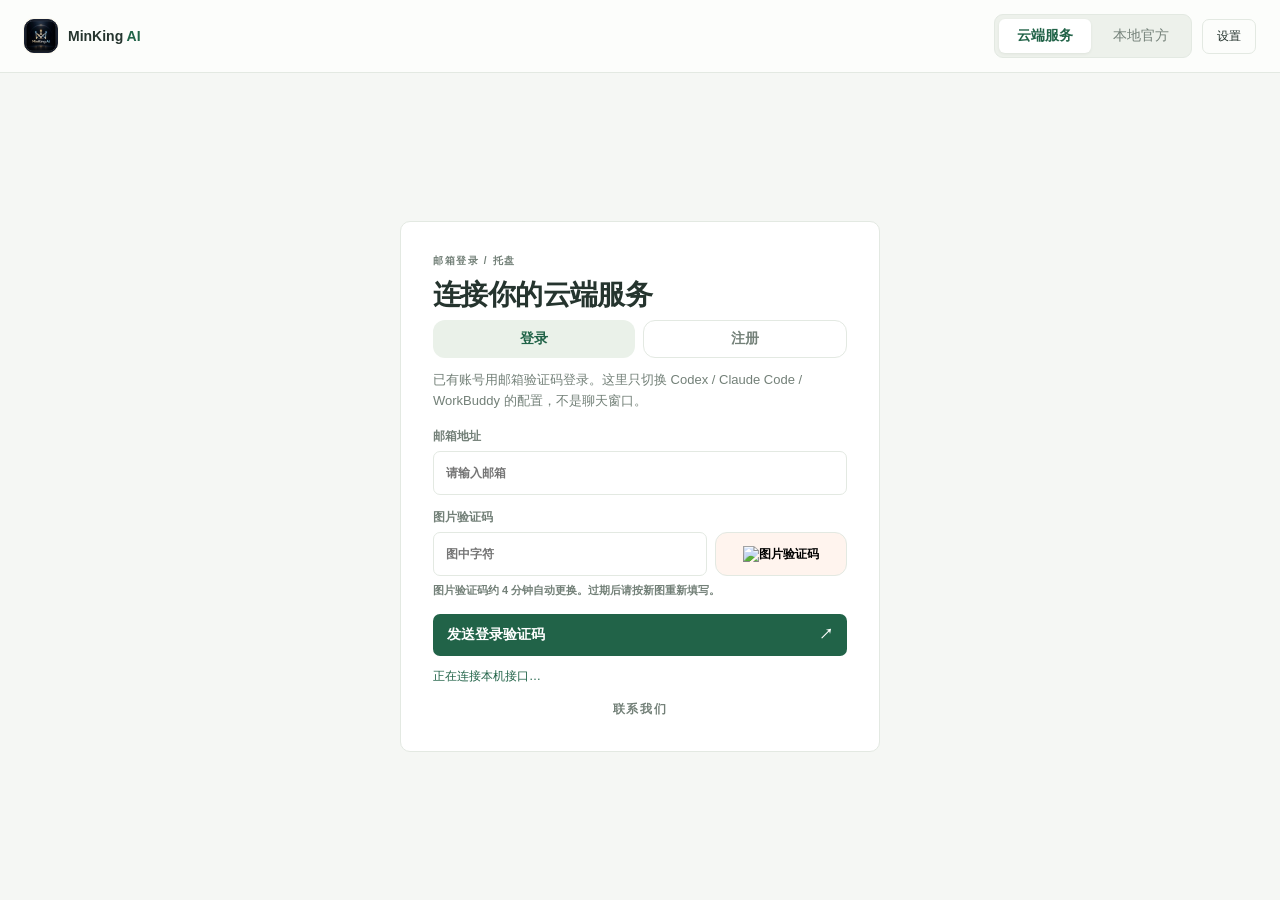
<file: clients/minking-desktop/minking_desktop/ui/index.html>
<!doctype html>
<html lang="zh-CN">
<head>
  <meta charset="utf-8">
  <meta name="viewport" content="width=device-width,initial-scale=1">
  <title>MinKing AI</title>
  <link rel="icon" href="favicon.ico">
  <link rel="stylesheet" href="app.css">
  <link rel="stylesheet" href="unified.css">
  <link rel="stylesheet" href="tool-cards.css">
</head>
<body>
  <div class="atmosphere" aria-hidden="true">
    <span class="orb orb-a"></span>
    <span class="orb orb-b"></span>
  </div>
  <header class="top">
    <div class="brand">
      <img class="brand-mark" src="brand-mark.png" alt="">
      <span>MinKing <em>AI</em></span>
    </div>
    <div class="top-actions">
      <div class="workspace-tabs" role="group" aria-label="模型来源">
        <button id="cloud-workspace" type="button" aria-pressed="true">云端服务</button>
        <button id="local-workspace" type="button" aria-pressed="false">本地官方</button>
      </div>
      <span id="header-user" class="header-user hidden"></span>
      <button id="settings-btn" class="ghost" type="button">设置</button>
    </div>
  </header>
  <iframe id="local-workspace-frame" title="本地官方模型与 HTTP 服务" hidden></iframe>

  <div id="login-shell">
    <section id="login-view" class="panel login-card">
      <p class="eyebrow">邮箱登录 / 托盘</p>
      <h1>连接你的云端服务</h1>
      <div class="auth-tabs" role="tablist">
        <button id="tab-login" type="button" class="auth-tab active">登录</button>
        <button id="tab-register" type="button" class="auth-tab">注册</button>
      </div>
      <p id="auth-sub" class="sub">已有账号用邮箱验证码登录。这里只切换 Codex / Claude Code / WorkBuddy 的配置，不是聊天窗口。</p>
      <form id="mail-form" class="form">
        <label id="name-field" class="hidden">你的姓名<input id="name" maxlength="100" autocomplete="name" placeholder="请输入姓名"></label>
        <label>邮箱地址<input id="email" type="email" maxlength="254" autocomplete="email" placeholder="请输入邮箱" required></label>
        <label>图片验证码
          <div class="captcha-row">
            <input id="captcha-answer" maxlength="8" autocomplete="off" placeholder="图中字符" required>
            <button id="captcha-refresh" type="button" class="captcha-image" aria-label="刷新验证码">
              <img id="captcha-image" alt="图片验证码">
            </button>
          </div>
          <span class="fineprint">图片验证码约 4 分钟自动更换。过期后请按新图重新填写。</span>
        </label>
        <button id="send-code-btn" type="submit" class="primary">发送登录验证码 <span>↗</span></button>
      </form>
      <form id="verify-form" class="form hidden">
        <p class="verify-note">验证码已发送至 <strong id="verify-email"></strong></p>
        <label>6 位邮箱验证码<input id="email-code" maxlength="6" inputmode="numeric" autocomplete="one-time-code" placeholder="六位数字" required></label>
        <button type="submit" class="primary">验证并进入 <span>↗</span></button>
        <button id="back-to-email" type="button" class="text-button">更换邮箱</button>
      </form>
      <p id="login-message" class="message" role="status"></p>
      <button id="login-contact" type="button" class="contact-link">联系我们</button>
    </section>
  </div>

  <div id="app-shell" class="hidden">
    <aside class="sidebar">
      <p class="sidebar-label">云端工作空间</p>
      <nav class="nav" aria-label="账户页面">
        <button type="button" class="nav-item active" data-pane="dashboard">工作台</button>
        <button type="button" class="nav-item" data-pane="calls">调用明细</button>
        <button type="button" class="nav-item" data-pane="models">模型目录</button>
        <button type="button" class="nav-item" data-pane="playground">调用测试</button>
        <button type="button" class="nav-item" data-pane="ledger">资金流水</button>
        <button type="button" class="nav-item" data-pane="redeem">卡密兑换</button>
        <button type="button" class="nav-item" data-pane="tools">接入工具</button>
        <button type="button" class="nav-item" data-pane="settings">设置</button>
      </nav>
      <div class="sidebar-foot">
        <p id="side-credit" class="side-credit">额度 —</p>
        <button id="sidebar-contact" type="button" class="contact-link">联系我们</button>
        <button id="logout" type="button" class="outline">退出登录</button>
      </div>
    </aside>
    <div class="workspace">
      <p id="main-message" class="message" role="status"></p>
      <section id="pane-models" class="pane hidden"><iframe class="cloud-model-frame" title="云端模型目录" data-view="models"></iframe></section>
      <section id="pane-playground" class="pane hidden"><iframe class="cloud-model-frame" title="云端调用测试" data-view="playground"></iframe></section>

      <section id="pane-dashboard" class="pane">
        <div class="cloud-intro"><div><p class="eyebrow">CLOUD WORKSPACE</p>
        <h1>你的模型服务，尽在这里。</h1>
        <p class="sub">从账户用量到工具接入，轻松管理每一次调用。</p></div>
        <button class="primary inline" type="button" data-jump="playground">开始调用</button></div>
        <div id="period-tabs" class="period-tabs hidden"></div>
        <dl class="stats">
          <div class="stat"><dt>额度（美元）</dt><dd id="dash-credit">—</dd></div>
          <div class="stat"><dt>调用次数</dt><dd id="dash-calls">—</dd></div>
          <div class="stat"><dt>成功率</dt><dd id="dash-success">—</dd></div>
          <div class="stat"><dt>失败率</dt><dd id="dash-fail">—</dd></div>
          <div class="stat"><dt>输入令牌</dt><dd id="dash-in">—</dd></div>
          <div class="stat"><dt>输出令牌</dt><dd id="dash-out">—</dd></div>
          <div class="stat"><dt>缓存令牌</dt><dd id="dash-cached">—</dd></div>
        </dl>
        <p id="dash-note" class="banner hidden"></p>
        <div class="cloud-section-heading"><div><p class="eyebrow">GET STARTED</p><h2>接下来，想做些什么？</h2></div><span class="muted">同一个账号，连接你的工作流</span></div>
        <div class="cloud-shortcuts">
          <button type="button" data-jump="models"><span class="shortcut-number">01 / EXPLORE</span><strong>找到合适的模型</strong><span>浏览云端模型目录，选好模型直接试用。</span><span class="shortcut-action">浏览模型</span></button>
          <button type="button" data-jump="tools"><span class="shortcut-number">02 / CONNECT</span><strong>接入常用工具</strong><span>将 Codex、Grok 等工具连接到云端服务。</span><span class="shortcut-action">配置接入</span></button>
          <button type="button" data-jump="calls"><span class="shortcut-number">03 / REVIEW</span><strong>了解每一次调用</strong><span>查看模型、状态与令牌用量，掌握使用情况。</span><span class="shortcut-action">查看明细</span></button>
        </div>
      </section>

      <section id="pane-calls" class="pane hidden">
        <p class="eyebrow">REQUEST HISTORY</p>
        <h1>调用明细</h1>
        <p class="sub">只显示你的密钥产生的调用，不含请求内容。</p>
        <p id="calls-note" class="banner hidden"></p>
        <div class="table-wrap">
          <table class="data-table">
            <thead>
              <tr>
                <th>时间</th>
                <th>模型</th>
                <th>状态</th>
                <th>令牌用量（输入 / 输出 / 缓存）</th>
                <th>合计</th>
                <th>费用（美元）</th>
              </tr>
            </thead>
            <tbody id="calls-body"></tbody>
          </table>
        </div>
        <div class="pager">
          <button id="calls-prev" type="button" class="mini">上一页</button>
          <span id="calls-page">第 1 页</span>
          <button id="calls-next" type="button" class="mini">下一页</button>
        </div>
      </section>

      <section id="pane-ledger" class="pane hidden">
        <p class="eyebrow">ACCOUNT LEDGER</p>
        <h1>资金流水</h1>
        <p class="sub">额度变动记录。不含密钥或卡密原文。</p>
        <p id="ledger-note" class="banner hidden"></p>
        <div class="table-wrap">
          <table class="data-table">
            <thead>
              <tr>
                <th>时间</th>
                <th>类型</th>
                <th>金额</th>
                <th>余额</th>
                <th>备注</th>
              </tr>
            </thead>
            <tbody id="ledger-body"></tbody>
          </table>
        </div>
        <div class="pager">
          <button id="ledger-prev" type="button" class="mini">上一页</button>
          <span id="ledger-page">第 1 页</span>
          <button id="ledger-next" type="button" class="mini">下一页</button>
        </div>
      </section>

      <section id="pane-redeem" class="pane hidden">
        <p class="eyebrow">ADD CREDIT</p>
        <h1>卡密兑换</h1>
        <p class="sub">为下一次灵感准备好额度。兑换成功后，余额会自动更新。</p>
        <div class="cloud-form-panel">
        <p id="wallet-credit" class="side-credit">当前额度 —</p>
        <form id="redeem-form" class="form redeem-form">
          <label>卡密<input id="redeem-code" maxlength="128" autocomplete="off" spellcheck="false" placeholder="输入卡密"></label>
          <button type="submit" class="primary">兑换 <span>✓</span></button>
        </form>
        <p id="redeem-note" class="banner hidden"></p>
        </div>
      </section>

      <section id="pane-tools" class="pane hidden">
        <p class="eyebrow">CONNECTED TOOLS</p>
        <h1>接入工具</h1>
        <p class="sub">把本机 Codex / Grok / Claude Code / WorkBuddy 在 MinKing 云和官方登录之间切换。写入前会备份并请你确认。</p>
        <div id="harness-list" class="harness-list"></div>
      </section>

      <section id="pane-settings" class="pane hidden">
        <p class="eyebrow">PREFERENCES</p>
        <h1>设置</h1>
        <p class="sub">管理云端连接地址与客户端偏好。</p>
        <div class="cloud-form-panel">
        <label>接口地址<input id="settings-url" spellcheck="false" placeholder="https://ceshi.007ka.cn/maliang/v1"></label>
        <div class="row-actions">
          <button id="save-console-settings" type="button" class="primary inline">保存 <span>✓</span></button>
        </div>
        <p id="settings-version" class="fineprint"></p>
        <p class="fineprint">从网页点「在客户端中打开」会回到本窗口。首次启动会在当前用户下注册该协议。</p>
        </div>
      </section>
    </div>
  </div>

  <div id="settings-dialog" class="dialog hidden" role="dialog" aria-modal="true">
    <div class="dialog-card">
      <p class="eyebrow">设置</p>
      <h2>接口地址</h2>
      <p class="sub">默认指向现网门户。只有你明确改过才需要覆盖。</p>
      <label>接口地址<input id="base-url" spellcheck="false" placeholder="https://ceshi.007ka.cn/maliang/v1"></label>
      <div class="row-actions">
        <button id="save-settings" type="button" class="primary inline">保存 <span>✓</span></button>
        <button id="close-settings" type="button" class="outline">取消</button>
      </div>
      <p class="fineprint">从网页点「在客户端中打开」会回到本窗口。首次启动会在当前用户下注册该协议。</p>
    </div>
  </div>

  <div id="contact-dialog" class="dialog hidden" role="dialog" aria-modal="true" aria-labelledby="contact-title">
    <div class="dialog-card contact-card">
      <button id="contact-close" type="button" class="contact-x" aria-label="关闭">×</button>
      <p class="eyebrow">微信</p>
      <h2 id="contact-title">联系我们</h2>
      <img class="contact-qr" src="wechat-qr.png" alt="微信二维码">
      <p class="contact-note">扫码添加</p>
    </div>
  </div>

  <div id="confirm-dialog" class="dialog hidden" role="dialog" aria-modal="true">
    <div class="dialog-card dialog-wide">
      <p class="eyebrow">确认</p>
      <h2 id="confirm-title">写入本地配置</h2>
      <p class="sub" id="confirm-sub">以下文件将被修改。请先确认备份。</p>
      <p class="fineprint" id="confirm-connection"></p>
      <div class="dialog-scroll">
      <ul id="confirm-files" class="file-list"></ul>
      <div id="confirm-versions-wrap" class="hidden">
        <label>选择要恢复的版本
          <select id="confirm-versions"></select>
        </label>
      </div>
      <div id="confirm-auth-compare" class="hidden">
        <div class="auth-compare">
          <article id="auth-current" class="auth-card"></article>
          <div class="auth-arrow" aria-hidden="true">→</div>
          <article id="auth-selected" class="auth-card"></article>
        </div>
        <p id="auth-verdict" class="auth-verdict"></p>
        <button id="auth-diff-toggle" type="button" class="mini">查看字段差异</button>
        <div id="auth-diff" class="auth-diff hidden"></div>
      </div>
      <div id="confirm-models-wrap" class="hidden">
        <p class="sub" id="confirm-models-label">选择要写入的模型，默认全部勾选。不需要的可以取消。</p>
        <div id="confirm-models" class="model-list"></div>
      </div>
      </div>
      <p id="confirm-backup-path" class="fineprint"></p>
      <div id="confirm-backup-actions" class="row-actions">
        <button id="confirm-open-backup" type="button" class="mini">打开备份目录</button>
        <button id="confirm-export-backup" type="button" class="mini">导出备份到文件夹</button>
      </div>
      <label class="check"><input id="confirm-check" type="checkbox"><span id="confirm-check-label">我已备份，确认写入 MinKing</span></label>
      <p id="confirm-message" class="message" role="status"></p>
      <div class="row-actions">
        <button id="confirm-go" type="button" class="primary inline" disabled>确认写入</button>
        <button id="confirm-cancel" type="button" class="outline">取消</button>
      </div>
    </div>
  </div>

  <div id="guide-root" class="guide hidden" role="dialog" aria-modal="true" aria-labelledby="guide-title">
    <div class="guide-hole" id="guide-hole"></div>
    <div class="guide-finger" id="guide-finger" aria-hidden="true">
      <svg viewBox="0 0 64 64" width="56" height="56">
        <path fill="#fff" stroke="#3a2a32" stroke-width="2.2" d="M28 6c2.4 0 4 1.8 4 4.2V26l.4-.2c.8-1.6 2.6-2.2 4.2-1.4 1.4.7 2 2.2 1.8 3.7V28c.8-1.2 2.4-1.8 3.8-1.2 1.5.6 2.2 2.2 1.8 3.8v.6c.8-1 2.4-1.4 3.8-.8 1.4.6 2.2 2.2 1.8 3.7l-3.6 14.2C44.4 54 39.6 58 34 58h-6.2C20 58 14 52.4 14 45.2V32.8c0-2.4 1.8-4.4 4.2-4.4 1.4 0 2.6.6 3.4 1.6V10.2C21.6 7.8 23.4 6 26 6h2z"/>
        <path fill="#ffd6e4" d="M26 8c.8-.4 1.6-.4 2.2 0 .8.4 1.2 1.2 1.2 2.2v16.2h-3.4V10.2c0-1 .4-1.8 1.2-2.2z"/>
      </svg>
    </div>
    <div class="guide-card" id="guide-card">
      <p class="eyebrow" id="guide-step">指引</p>
      <h2 id="guide-title">第一次使用</h2>
      <p class="sub" id="guide-text"></p>
      <div class="row-actions">
        <button id="guide-next" type="button" class="primary inline">下一步 <span>↗</span></button>
        <button id="guide-skip" type="button" class="outline">跳过</button>
      </div>
    </div>
  </div>

  <script src="model-selection.js"></script>
  <script src="app.js"></script>
</body>
</html>
</file>
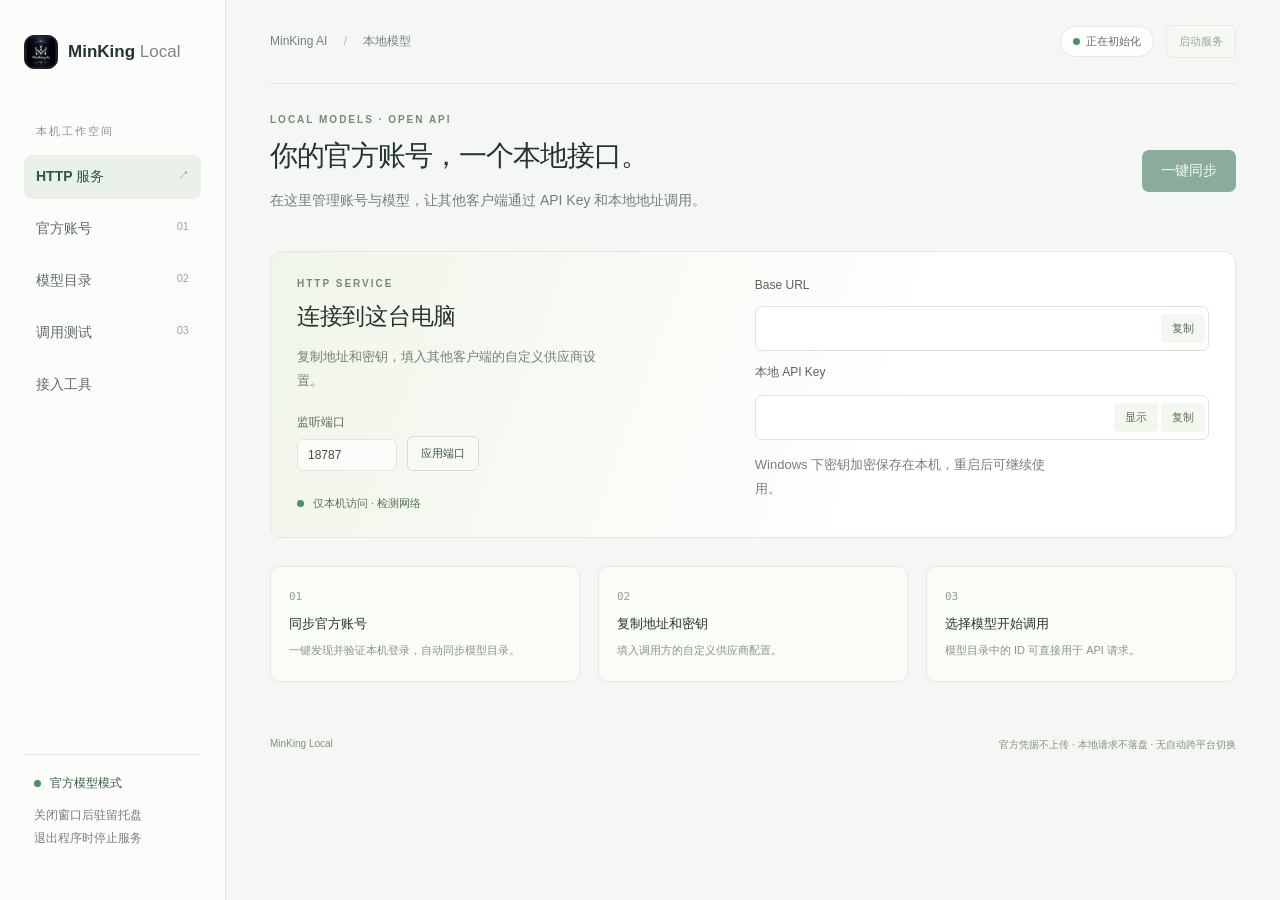
<file: clients/minking-desktop/minking_desktop/ui/local/index.html>
<!doctype html>
<html lang="zh-CN">
<head>
  <meta charset="utf-8"><meta name="viewport" content="width=device-width,initial-scale=1">
  <title>MinKing AI · 本地模型</title>
  <link rel="stylesheet" href="../tool-cards.css">
  <link rel="stylesheet" href="style.css"><link rel="stylesheet" href="desktop.css"><script src="../model-selection.js" defer></script><script src="app.js" defer></script><script src="model-picker.js" defer></script>
</head>
<body>
  <aside class="sidebar">
    <div class="brand"><img class="brand-mark" src="../brand-mark.png" alt=""><span>MinKing <b>Local</b></span></div>
    <p class="nav-label">本机工作空间</p>
    <nav aria-label="窗口导航"><a href="#connection" data-view="connection" class="active">HTTP 服务 <span>↗</span></a><a href="#accounts" data-view="accounts">官方账号 <span>01</span></a><a href="#models" data-view="models">模型目录 <span>02</span></a><a href="#playground" data-view="playground">调用测试 <span>03</span></a></nav>
    <div class="sidebar-note"><span class="dot"></span> 官方模型模式<p>关闭窗口后驻留托盘<br>退出程序时停止服务</p><small id="app-version"></small></div>
  </aside>
  <main>
    <header><div class="breadcrumb">MinKing AI <span>/</span> 本地模型</div><div class="service-actions"><span class="pill"><span id="service-dot" class="dot"></span><span id="service-status">正在初始化</span></span><button id="service-control" class="secondary" disabled>启动服务</button></div></header>
    <section class="intro"><div><p class="eyebrow">LOCAL MODELS · OPEN API</p><h1>你的官方账号，一个本地接口。</h1><p class="muted">在这里管理账号与模型，让其他客户端通过 API Key 和本地地址调用。</p></div><button id="scan" class="primary" disabled>一键同步</button></section>
    <div id="notice" role="status" aria-live="polite"></div>
    <section id="connection" class="connect panel">
      <div><p class="eyebrow">HTTP SERVICE</p><h2>连接到这台电脑</h2><p class="muted">复制地址和密钥，填入其他客户端的自定义供应商设置。</p><form id="port-form" class="port-form"><label>监听端口<input id="port" type="number" min="1024" max="65535" value="18787" required></label><button class="secondary" type="submit">应用端口</button></form><div class="mode"><span class="dot"></span> 仅本机访问 · <span id="network-mode">检测网络</span></div></div>
      <div class="connection-fields"><label>Base URL<div class="copy-field"><input id="base-url" readonly aria-label="Base URL"><button id="copy-url">复制</button></div></label><label>本地 API Key<div class="copy-field"><input id="api-key" type="password" readonly aria-label="本地 API Key"><button id="show-key">显示</button><button id="copy-key">复制</button></div></label><p class="small muted">Windows 下密钥加密保存在本机，重启后可继续使用。</p></div>
    </section>
    <section id="connection-help" class="setup-steps"><div><span>01</span><h3>同步官方账号</h3><p>一键发现并验证本机登录，自动同步模型目录。</p></div><div><span>02</span><h3>复制地址和密钥</h3><p>填入调用方的自定义供应商配置。</p></div><div><span>03</span><h3>选择模型开始调用</h3><p>模型目录中的 ID 可直接用于 API 请求。</p></div></section>
    <section id="accounts" hidden><div class="section-head"><div><p class="eyebrow">OFFICIAL ACCOUNTS</p><h2>本机官方账号</h2></div><span id="account-count" class="muted small">等待同步</span></div><div id="account-grid" class="account-grid"></div><p class="small muted">一键同步会读取并验证本机官方登录、更新模型目录，不修改登录文件，也不发送生成请求。</p></section>
    <section id="models" class="panel" hidden><div class="section-head"><div><p class="eyebrow">MODEL DIRECTORY</p><h2>官方模型目录</h2></div><label class="search"><span class="sr-only">筛选模型</span><input id="search" placeholder="搜索模型或平台…"></label></div><div id="model-grid" class="model-grid"></div><div id="model-empty" class="empty">当前分类暂无模型。点击「一键同步」发现并验证账号。<br><span>尚未验证的配置和适配器候选会明确标注。</span></div></section>
    <div id="call-view" class="lower-grid" hidden>
      <section id="playground" class="panel"><p class="eyebrow">TRY YOUR MODELS</p><h2>调用测试</h2><form id="test-form"><div class="call-tabs" role="group" aria-label="调用类型"><button class="active" type="button" data-mode="text">文本对话</button><button type="button" data-mode="image">图片生成</button><button type="button" data-mode="video">视频生成</button></div><label>选择官方模型<input id="test-model" list="model-options" placeholder="从模型目录选择，或输入官方模型 ID" required><datalist id="model-options"></datalist></label><label id="prompt-label">消息内容<textarea id="prompt" rows="4" placeholder="例如：用一句话介绍你自己。" required></textarea></label><details class="advanced"><summary>高级接口选项</summary><label>请求协议<select id="endpoint"><option value="responses">Responses（推荐）</option><option value="chat/completions">Chat Completions</option><option value="messages">Anthropic Messages</option><option value="images/generations">Images</option><option value="videos">Videos</option></select></label></details><div class="form-footer"><span class="small muted">使用官方账号额度 · 内容不保存</span><button id="send" class="primary" type="submit" disabled>发送请求 ↗</button></div></form><div class="result-head"><span id="result-meta">等待调用</span><button id="copy-result" class="probe" disabled>复制结果</button></div><div id="result" class="result" aria-live="polite">选择一个官方模型，发送第一条消息。</div><details class="advanced"><summary>查看原始 JSON</summary><pre id="raw-result" class="result"></pre></details></section>
      <section class="panel"><p class="eyebrow">CLIENT SETUP</p><h2>接入其他 Codex</h2><p class="muted small">将下面的供应商配置合并到调用方的 config.toml，环境变量 MINKING_LOCAL_API_KEY 填入上方密钥。</p><pre id="snippet" class="snippet"></pre><button id="copy-config" class="secondary">复制 Codex 配置</button><hr><form id="settings-form"><label>默认模型<input id="default-model" list="model-options" placeholder="可选；未传 model 时使用"></label><div class="form-footer"><span class="small muted">卡片开关决定哪些平台可供调用。</span><button type="submit" class="secondary">保存本地配置</button></div></form><p class="small muted">图片与视频支持取决于官方账号及接口；未接入的能力会明确返回错误。视频创建后使用 GET /v1/videos/任务ID 查询。</p></section>
    </div>
    <footer>MinKing Local <span>官方凭据不上传 · 本地请求不落盘 · 无自动跨平台切换</span></footer>
  </main>
</body>
</html>
</file>
<file: clients/minking-desktop/minking_desktop/ui/app.css>
:root{
  color-scheme:light;
  --bg:#f6f1ea;
  --bg-2:#fff8f4;
  --panel:#fffdfb;
  --line:#edd8d0;
  --text:#3a2a32;
  --muted:#8a6f78;
  --accent:#6b8cff;
  --accent-2:#ff8fb3;
  --accent-soft:#e8eeff;
  --danger:#e25b73;
  --ok:#2f9d6a;
  --glow:#6b8cff33;
  --input:#fff;
  --sidebar:#fff7f2;
  font-family:"Noto Sans SC","PingFang SC","Microsoft YaHei",ui-sans-serif,system-ui,sans-serif;
}
*{box-sizing:border-box}
html,body{margin:0;height:100%;color:var(--text);background:linear-gradient(180deg,var(--bg-2),var(--bg))}
body{display:flex;flex-direction:column;overflow:hidden}
button,input{font:inherit}
button{cursor:pointer}
button:disabled{opacity:.55;cursor:not-allowed}
.hidden{display:none!important}
.auth-tabs{display:flex;gap:8px;margin:0 0 12px}
.auth-tab{
  flex:1;min-height:38px;border-radius:12px;border:1px solid var(--line);
  background:transparent;color:var(--muted);font-weight:700
}
.auth-tab.active{background:var(--accent-soft);color:var(--accent);border:0}
.atmosphere{position:fixed;inset:0;z-index:0;pointer-events:none}
.orb{position:absolute;border-radius:50%;filter:blur(36px);opacity:.7}
.orb-a{width:14rem;height:14rem;left:-3rem;top:-4rem;background:#ffb7c9aa}
.orb-b{width:16rem;height:16rem;right:-5rem;top:20%;background:#9ec5ff99}
.top,#login-shell,#app-shell,.dialog{position:relative;z-index:1}
.top{
  display:flex;align-items:center;justify-content:space-between;flex:none;
  padding:14px 20px;border-bottom:1px solid var(--line);background:color-mix(in srgb,var(--panel) 86%,transparent);
}
.top-actions{display:flex;align-items:center;gap:10px}
.header-user{font-size:12px;color:var(--muted);font-weight:700}
.brand{display:flex;align-items:center;gap:10px;font-weight:800;letter-spacing:.04em}
.brand em{font-style:normal;color:var(--accent)}
.brand-mark{width:34px;height:34px;border-radius:10px;object-fit:cover;background:#05070d;border:1px solid #1a2233;box-shadow:0 0 0 1px #f4e2b433}
.sidebar-foot .contact-link{width:100%;min-height:40px;border:1px solid var(--line);border-radius:12px;background:#fff;text-align:center;letter-spacing:.08em}
.login-card .contact-link{display:block;width:100%;margin-top:14px;text-align:center;border:0;background:transparent;color:var(--muted);font-size:12px;font-weight:700;letter-spacing:.14em}
.contact-link:hover{color:var(--text)}
.contact-card{position:relative;width:min(100%,300px);padding:28px 24px 20px;text-align:center}
.contact-card h2{margin-bottom:12px}
.contact-x{position:absolute;top:8px;right:8px;width:32px;height:32px;border:0;border-radius:50%;background:transparent;color:var(--muted);font-size:20px;line-height:1}
.contact-x:hover{background:var(--accent-soft);color:var(--text)}
.contact-qr{display:block;width:220px;height:220px;margin:0 auto;object-fit:contain;background:#fff}
.contact-note{margin:12px 0 0;color:var(--muted);font-size:12px;letter-spacing:.08em}
#login-shell{flex:1;overflow:auto;display:grid;place-items:center;padding:28px 20px}
.login-card{width:min(420px,100%)}
#app-shell{flex:1;min-height:0;display:flex;overflow:hidden}
.sidebar{
  width:200px;flex:none;display:flex;flex-direction:column;gap:10px;
  padding:16px 12px;border-right:1px solid var(--line);background:color-mix(in srgb,var(--sidebar) 92%,transparent);
}
.sidebar-label{margin:0 8px 4px;font-size:10px;font-weight:800;letter-spacing:.16em;color:var(--accent)}
.nav{display:grid;gap:4px}
.nav-item{
  width:100%;text-align:left;border:0;background:transparent;color:var(--text);
  padding:10px 12px;border-radius:12px;font-weight:700
}
.nav-item:hover{background:#fff}
.nav-item.active{background:var(--accent-soft);color:var(--accent)}
.sidebar-foot{margin-top:auto;display:grid;gap:10px;padding:8px 4px 4px}
.side-credit{margin:0;font-size:12px;color:var(--muted);font-weight:700}
.workspace{flex:1;min-width:0;overflow:auto;padding:20px 24px 32px}
.pane,.panel,.user-card,.harness,.stat{
  border:1px solid var(--line);background:color-mix(in srgb,var(--panel) 92%,transparent);
  border-radius:18px;padding:18px 18px 16px;box-shadow:0 16px 40px var(--glow)
}
.pane{padding:22px 22px 20px}
.eyebrow{color:var(--accent);font-size:10px;font-weight:700;letter-spacing:.16em;margin:0}
h1{font-size:26px;letter-spacing:-.05em;margin:8px 0 6px}
h2{font-size:18px;margin:8px 0}
.sub,.fineprint,.muted,dt{color:var(--muted)}
.sub{font-size:13px;line-height:1.6;margin:0 0 16px}
.form{display:grid;gap:14px}
.redeem-form{max-width:420px}
label{display:grid;gap:6px;font-size:12px;color:var(--muted);font-weight:700}
input{
  width:100%;height:44px;padding:0 12px;border-radius:12px;border:1px solid var(--line);
  background:var(--input);color:var(--text);outline:0
}
input:focus{border-color:var(--accent);box-shadow:0 0 0 3px var(--accent-soft)}
.captcha-row{display:flex;gap:8px}
.captcha-image{width:132px;flex:none;height:44px;padding:0;border-radius:12px;border:1px solid var(--line);background:#fff4ee;overflow:hidden}
.captcha-image img{width:100%;height:100%;object-fit:cover}
.primary,.outline,.ghost,.mini{
  border-radius:12px;border:1px solid var(--line);min-height:42px;padding:8px 14px;font-weight:700
}
.primary{
  width:100%;border:0;background:linear-gradient(135deg,var(--accent),var(--accent-2));
  color:#fff;display:flex;justify-content:space-between;align-items:center
}
.primary.inline,.row-actions .primary{width:auto;min-width:140px}
.outline,.ghost{background:transparent;color:var(--text)}
.ghost{min-height:34px;border-radius:99px;font-size:12px}
.mini{min-height:36px;font-size:12px;background:var(--panel)}
.mini.cloud{background:linear-gradient(135deg,var(--accent),var(--accent-2));color:#fff;border:0}
.mini.official{color:var(--text)}
.text-button{border:0;background:transparent;color:var(--accent);text-align:left;padding:4px 0}
.message{min-height:18px;font-size:12px;color:var(--accent)}
.message.error,.banner.error{color:var(--danger)}
.banner{
  margin:0 0 12px;padding:10px 12px;border-radius:12px;border:1px solid var(--line);
  background:#fff4ee;font-size:13px;line-height:1.5
}
.stats{display:grid;grid-template-columns:repeat(4,minmax(0,1fr));gap:12px;margin:4px 0 16px}
.stat{margin:0;box-shadow:none}
.stat dt{font-size:11px}
.stat dd{margin:6px 0 0;font-size:22px;font-weight:800;word-break:break-all}
.period-tabs{display:flex;gap:8px;margin:0 0 14px}
.period-tab{
  min-height:34px;border-radius:99px;border:1px solid var(--line);background:transparent;
  color:var(--muted);font-weight:700;padding:6px 14px
}
.period-tab.active{background:var(--accent-soft);color:var(--accent);border:0}
.table-wrap{overflow:auto;border:1px solid var(--line);border-radius:14px;background:#fff}
.data-table{width:100%;border-collapse:collapse;min-width:640px}
.data-table th,.data-table td{padding:10px 12px;text-align:left;border-bottom:1px solid var(--line);font-size:13px}
.data-table th{font-size:11px;color:var(--muted);font-weight:800;background:#fff8f4}
.data-table tr:last-child td{border-bottom:0}
.empty{padding:18px;color:var(--muted);font-size:13px}
.pager{display:flex;gap:8px;align-items:center;margin-top:12px;font-size:12px;color:var(--muted)}
.meta{display:grid;grid-template-columns:1fr 1fr;gap:10px 14px;margin:14px 0}
.meta .wide{grid-column:1/-1}
dd{margin:3px 0 0;font-weight:700;word-break:break-all}
.row-actions{display:flex;gap:8px;flex-wrap:wrap;margin-top:10px}
.harness-list{display:grid;grid-template-columns:repeat(auto-fill,minmax(280px,1fr));gap:12px;margin-top:14px}
.harness h3{margin:0;font-size:16px}
.harness-head{display:flex;justify-content:space-between;align-items:center;gap:8px}
.pill{font-size:11px;font-weight:800;border-radius:99px;padding:4px 10px;border:1px solid var(--line)}
.pill.cloud{background:var(--accent-soft);color:var(--accent)}
.pill.official{background:#e8f6ee;color:var(--ok)}
.pill.unknown{color:var(--muted)}
.harness p{margin:8px 0 10px;font-size:12px;color:var(--muted)}
.dialog{position:fixed;inset:0;background:#3a2a3288;display:flex;align-items:center;justify-content:center;padding:18px;z-index:5}
#confirm-versions-wrap{margin:0 0 12px}
#confirm-versions{width:100%;min-height:38px;margin-top:6px;border:1px solid var(--line);border-radius:12px;background:var(--input);color:var(--text);padding:8px 10px}
#confirm-dialog.model-open .dialog-wide{width:min(100%,820px)}
.model-toolbar{display:grid;gap:8px;margin:0 0 8px}
.model-search{height:40px}
.model-filters{display:flex;flex-wrap:wrap;gap:6px}
.model-filters button{
  border:1px solid var(--line);background:#fff;color:var(--muted);
  border-radius:99px;padding:5px 10px;font-size:12px;font-weight:700
}
.model-filters button.active{background:var(--accent-soft);color:var(--accent);border-color:transparent}
.model-list{
  display:grid;grid-template-columns:repeat(auto-fill,minmax(230px,1fr));gap:8px;
  max-height:min(440px,50vh);overflow:auto;margin:0 0 12px;padding:2px
}
.model-item{
  display:grid;grid-template-columns:auto 1fr;gap:4px 10px;align-items:start;
  margin:0;padding:12px;border:1px solid var(--line);border-radius:14px;background:#fff;
  font-size:13px;font-weight:700;color:var(--text)
}
.model-item:has(input:checked){border-color:#b9c9ff;background:var(--accent-soft)}
.model-item input{width:auto;height:auto;margin-top:3px}
.model-item span{display:grid;gap:3px;min-width:0}
.model-item strong{font-size:14px;letter-spacing:-.02em}
.model-item small{font-weight:600;color:var(--muted);font-size:11px;word-break:break-all}
.model-prices{display:flex;flex-wrap:wrap;gap:4px}
.model-prices i{
  font-style:normal;font-size:11px;font-weight:700;color:var(--text);
  background:#fff;border:1px solid var(--line);border-radius:99px;padding:1px 7px
}
.model-item.filtered{display:none}
.guide{
  position:fixed;inset:0;z-index:40;pointer-events:auto
}
.guide-hole{
  position:absolute;border-radius:16px;box-shadow:0 0 0 9999px rgba(16,10,14,.72);
  outline:3px solid #fff;pointer-events:none;transition:top .2s ease,left .2s ease,width .2s ease,height .2s ease
}
.guide-finger{
  position:absolute;z-index:41;pointer-events:none;filter:drop-shadow(0 8px 12px rgba(0,0,0,.35));
  animation:guide-poke .9s ease-in-out infinite
}
@keyframes guide-poke{
  0%,100%{transform:translate(0,0) rotate(-18deg)}
  50%{transform:translate(-10px,-10px) rotate(-18deg)}
}
.guide-card{
  position:absolute;z-index:42;width:min(320px,calc(100% - 32px));
  background:var(--panel);border:1px solid var(--line);border-radius:18px;padding:16px 16px 14px;
  box-shadow:0 18px 40px rgba(0,0,0,.28)
}
.guide-card h2{margin:4px 0 6px;font-size:18px}
.guide-target{position:relative;z-index:45!important;box-shadow:0 0 0 3px #fff}
.guide-target.nav-item,.guide-target.mini{background:#fff}
.dialog-card{width:min(100%,380px);max-height:100%;display:flex;flex-direction:column;background:var(--panel);border-radius:18px;padding:20px;border:1px solid var(--line);overflow:hidden}
.dialog-wide{width:min(100%,560px)}
#confirm-dialog.compare-open .dialog-wide{width:min(100%,720px)}
.auth-compare{display:grid;grid-template-columns:1fr auto 1fr;gap:8px;align-items:stretch;margin:4px 0 10px}
.auth-card{border:1px solid var(--line);border-radius:14px;background:#fff;padding:12px 12px 10px;min-width:0}
.auth-card.selected{border-color:#b9c9ff;box-shadow:0 8px 24px var(--glow)}
.auth-card .who{margin:0;font-size:10px;font-weight:800;letter-spacing:.12em;color:var(--muted)}
.auth-card h3{margin:6px 0 2px;font-size:15px;letter-spacing:-.03em}
.auth-card .cred{margin:0;font-size:12px;font-family:ui-monospace,SFMono-Regular,Consolas,monospace;word-break:break-all}
.auth-card .route{margin:8px 0 0;font-size:12px;color:var(--muted)}
.auth-arrow{align-self:center;color:var(--accent);font-weight:800}
.auth-verdict{margin:0 0 8px;padding:8px 10px;border-radius:12px;background:var(--accent-soft);font-size:13px;line-height:1.5}
.auth-verdict.leave{background:#e7f6ee;color:#1e7a4d}
.auth-verdict.stay{background:#fff1f3;color:var(--danger)}
.auth-verdict.missing{background:#fff6e8;color:#9a6230}
.auth-diff{margin-top:8px;border:1px solid var(--line);border-radius:12px;overflow:auto;max-height:180px}
.auth-diff table{width:100%;border-collapse:collapse;font-size:12px}
.auth-diff th,.auth-diff td{padding:6px 8px;text-align:left;border-bottom:1px solid var(--line);vertical-align:top}
.auth-diff th{color:var(--muted);font-weight:700}
.auth-diff tr.diff td{background:#fff7f2}
@media(max-width:720px){
  .auth-compare{grid-template-columns:1fr}
  .auth-arrow{transform:rotate(90deg);justify-self:center}
}
.dialog-scroll{flex:1 1 auto;min-height:0;overflow:auto}
.dialog-card > :not(.dialog-scroll){flex:none}
.file-list{list-style:none;padding:0;margin:12px 0;max-height:180px;overflow:auto}
.file-list li{font-size:12px;padding:8px 10px;border:1px solid var(--line);border-radius:10px;margin-bottom:6px;word-break:break-all;background:#fff}
.file-list .missing{color:var(--muted)}
.check{display:flex;gap:8px;align-items:center;font-size:13px;margin:12px 0;color:var(--text);font-weight:700}
.check input{width:auto;height:auto}
code{font-family:ui-monospace,Consolas,monospace}
.fineprint{font-size:11px;line-height:1.6}
.key-box{margin-top:8px;padding:8px 10px;border-radius:10px;background:#fff4ee;border:1px solid var(--line);font-family:ui-monospace,Consolas,monospace;font-size:11px;word-break:break-all}
@media (max-width:1100px){
  .stats{grid-template-columns:repeat(2,minmax(0,1fr))}
}
</file>
<file: clients/minking-desktop/minking_desktop/ui/unified.css>
:root{--bg:#f5f7f4;--bg-2:#f5f7f4;--panel:#fff;--line:#e3e9e2;--text:#25342e;--muted:#738078;--accent:#216348;--accent-2:#216348;--accent-soft:#eaf1e9;--sidebar:#fcfdfb;--glow:transparent;font-family:Inter,"Segoe UI","Microsoft YaHei",sans-serif}
html,body{background:var(--bg)}
.atmosphere{display:none}
.top{background:#fcfdfb;border-bottom:1px solid var(--line);padding:14px 24px;box-shadow:none;flex-shrink:0}
.brand em{color:var(--accent)}
.workspace-tabs{display:flex;padding:4px;background:#edf1eb;border:1px solid var(--line);border-radius:9px;gap:4px}
.workspace-tabs button{border:0;background:transparent;color:var(--muted);padding:8px 18px;border-radius:6px}
.workspace-tabs button[aria-pressed=true]{background:#fff;color:var(--accent);box-shadow:0 1px 3px #25342e12;font-weight:600}
#local-workspace-frame{width:100%;flex:1;min-height:0;border:0;background:var(--bg)}
#local-workspace-frame[hidden]{display:none}
body[data-workspace=local] #login-shell,body[data-workspace=local] #app-shell,body[data-workspace=local] #header-user,body[data-workspace=local] #settings-btn,body[data-workspace=local] #guide-root{display:none!important}
.sidebar{background:var(--sidebar);border-color:var(--line);width:226px;padding:26px 24px}
.workspace{padding:30px 36px}
.panel,.user-card,.stat-card,.harness-card,.login-card{background:#fff;box-shadow:none;border:1px solid var(--line);border-radius:10px}
.primary{background:var(--accent);box-shadow:none;border-radius:7px}
.primary:hover{background:#194c37;box-shadow:none}
.ghost,.nav-item,input,select{border-radius:7px}
.nav-item.active{background:var(--accent-soft);color:var(--accent);box-shadow:none}
.eyebrow,.sidebar-label{color:var(--muted)}
.login-card{width:min(480px,calc(100vw - 48px));padding:32px}
.login-card h1{font-size:28px;letter-spacing:-.6px}
.auth-tab.active{background:var(--accent-soft);color:var(--accent)}
button:focus-visible{outline:3px solid #9bc8ad;outline-offset:3px}
.cloud-model-frame{width:100%;height:calc(100vh - 150px);min-height:430px;border:0}
#pane-models,#pane-playground{padding:0;border:0;background:transparent;box-shadow:none}
@media(max-width:1050px){.sidebar{width:185px;padding:24px 18px}.workspace{padding:24px}.workspace-tabs button{padding:8px 12px}}

/* Shared desktop language: match local spacing, surfaces and typography. */
body{font-size:14px}
.brand{font-weight:650;letter-spacing:0}
.brand-mark{border-radius:10px;background:#05070d;border:1px solid #1a2233}
.top-actions .ghost{border-radius:7px;font-weight:500}
.sidebar{gap:16px}
.sidebar-label{font-weight:500;letter-spacing:2px;margin:4px 12px 0;font-size:11px}
.nav{gap:8px}
.nav-item{font-size:14px;font-weight:400;color:#5d6d62;padding:13px 12px;line-height:20px}
.nav-item.active{font-weight:600}
.sidebar-foot{border-top:1px solid var(--line);padding-top:20px}
.sidebar-foot button{font-size:12px;font-weight:500;border-radius:7px}
.workspace{padding:32px 44px 28px}
#main-message:empty{display:none}
.pane{background:transparent;border:0;border-radius:0;padding:0;box-shadow:none}
.pane>h1,.cloud-intro h1{font-size:28px;line-height:1.4;font-weight:650;letter-spacing:-.6px;margin:10px 0 12px}
.pane>.eyebrow,.cloud-intro .eyebrow{font-size:10px;font-weight:650;letter-spacing:2px;color:#768a78}
.pane>.sub,.cloud-intro .sub{font-size:13px;line-height:1.8;margin-bottom:28px}
.cloud-intro{display:flex;align-items:center;justify-content:space-between;gap:24px}
.cloud-intro .primary{min-width:110px;justify-content:center;font-size:13px;font-weight:500}
.stats{gap:14px;margin:18px 0 34px}
.stat{padding:21px 19px;border:1px solid var(--line);border-radius:10px;background:#fff;box-shadow:none}
.stat dt{font-size:12px;font-weight:400;color:#738078}
.stat dd{font-family:Inter,"Segoe UI",sans-serif;font-size:27px;line-height:1.4;font-weight:600;letter-spacing:-.6px;margin-top:10px;font-variant-numeric:tabular-nums}
.stat:first-child{background:#eaf1e9;border-color:#dce8dc}
.stat:first-child dd{color:#216348}
.period-tabs{display:inline-flex;padding:4px;background:#edf1eb;border-radius:8px;gap:4px;margin:0}
.period-tab{border:0;border-radius:6px;font-size:12px;font-weight:400;min-height:30px;padding:6px 16px}
.period-tab.active{background:#fff;color:#216348;box-shadow:0 1px 3px #25342e0d}
.cloud-section-heading{display:flex;align-items:end;justify-content:space-between;gap:16px;margin-bottom:20px}
.cloud-section-heading h2{font-size:19px;font-weight:600;margin:10px 0 0}
.cloud-section-heading .muted{font-size:11px}
.cloud-shortcuts{display:grid;grid-template-columns:repeat(3,minmax(0,1fr));gap:16px}
.cloud-shortcuts button{display:flex;flex-direction:column;align-items:flex-start;text-align:left;border:1px solid var(--line);border-radius:10px;background:#fcfdfb;padding:23px 21px;color:var(--text);min-height:190px;transition:border-color .15s,background .15s}
.cloud-shortcuts button:hover{background:#f0f5ed;border-color:#aac3b0}
.shortcut-number{font-size:10px;color:#879487;letter-spacing:1px;margin-bottom:22px}
.cloud-shortcuts strong{font-size:15px;font-weight:600;margin-bottom:10px}
.cloud-shortcuts button>span:not([class]){font-size:12px;line-height:1.9;color:#738078}
.shortcut-action{font-size:12px;color:#216348;margin-top:auto;padding-top:20px}
.table-wrap{border-radius:10px;background:#fff;margin-top:24px;max-height:calc(100vh - 315px)}
.data-table th{background:#f7f9f5;color:#738078;font-weight:500;padding:15px 18px;position:sticky;top:0}
.data-table td{padding:17px 18px;font-size:12px;border-color:#edf0eb;font-variant-numeric:tabular-nums}
.data-table tbody tr:hover{background:#fafcf8}
.pager{justify-content:flex-end;gap:14px;margin-top:18px}
.mini,.outline{border-radius:7px;font-weight:500;background:#fcfdfb}
.pager .mini{padding:7px 14px;min-height:32px}
.harness-list{gap:16px;grid-template-columns:repeat(2,minmax(0,1fr));margin-top:28px}
.harness{background:#fff;border:1px solid var(--line);border-radius:10px;box-shadow:none;padding:24px}
.harness h3{font-size:17px;font-weight:600}.harness .meta{gap:14px;margin:22px 0}.harness dd{font-weight:500;font-size:12px}.harness p{line-height:1.8}
.mini.cloud{background:#216348;font-weight:500}
.cloud-form-panel{background:#fff;border:1px solid var(--line);border-radius:10px;padding:28px;max-width:650px;margin-top:28px}
.cloud-form-panel .side-credit{color:#216348;font-size:18px;font-weight:600;margin-bottom:25px}
.cloud-form-panel label{font-weight:500;gap:10px}
.cloud-form-panel input{background:#fafcf8;border-radius:7px}
.cloud-form-panel .primary{font-weight:500}.cloud-form-panel .fineprint{line-height:1.9;margin-top:20px}
.redeem-form{max-width:none}.redeem-form .primary{width:130px;justify-content:center;margin-top:8px}
.banner{background:#eef4eb;border-radius:7px;font-size:12px}
.cloud-model-frame{height:calc(100vh - 160px)}
@media(max-width:1050px){.workspace{padding:28px 24px}.stats{grid-template-columns:repeat(3,minmax(0,1fr))}.cloud-shortcuts{gap:10px}.cloud-shortcuts button{padding:18px 15px}.cloud-section-heading .muted{display:none}.harness{padding:20px}}
.call-status{display:inline-flex;align-items:center;gap:7px;white-space:nowrap}.call-status::before{content:'';width:7px;height:7px;border-radius:50%;background:#9b9367}.call-status.success{color:#216348}.call-status.success::before{background:#478862}.call-status.failed{color:#b35445}.call-status.failed::before{background:#b35445}#calls-body td:nth-child(4){white-space:nowrap;font-size:11px}#calls-body td:first-child{white-space:nowrap;font-variant-numeric:tabular-nums}
.harness-head h3{display:flex;align-items:center;gap:10px}.tool-icon{display:inline-flex;align-items:center;justify-content:center;width:28px;height:28px;object-fit:contain;flex:none;border-radius:6px}span.tool-icon{background:#eaf1e5;color:#547448;font-size:15px}
.model-selection-actions{display:flex;align-items:center;gap:8px;margin:12px 0}.model-selection-actions button{padding:7px 12px;font-size:12px;border-radius:6px}.model-selection-actions span{margin-left:auto;color:#7b8a77;font-size:12px}.model-selection-actions button:disabled{opacity:.45;cursor:default}
</file>
<file: clients/minking-desktop/minking_desktop/ui/tool-cards.css>
.harness-list{display:grid;grid-template-columns:repeat(2,minmax(0,1fr));gap:16px;margin-top:28px}
.harness{background:#fff;border:1px solid #e3e9e2;border-radius:10px;padding:24px;box-shadow:none;min-width:0;color:#25342e}
.harness-head{display:flex;justify-content:space-between;align-items:center;gap:8px}
.harness-head h3{display:flex;align-items:center;gap:10px;margin:0;font-size:17px;font-weight:600}
.harness p{font-size:12px;line-height:1.8;color:#738078;margin:14px 0}
.harness .tool-icon{display:inline-flex;align-items:center;justify-content:center;width:28px;height:28px;object-fit:contain;flex:none;border-radius:6px}
.harness span.tool-icon{background:#eaf1e5;color:#547448;font-size:15px}
.harness .pill{font-size:11px;font-weight:600;border-radius:99px;padding:4px 10px;border:1px solid #e3e9e2;color:#738078;white-space:nowrap}
.harness .pill.cloud,.harness .pill.official{background:#eaf1e9;color:#216348}
.harness .row-actions{display:flex;gap:8px;flex-wrap:wrap;margin-top:16px}
.harness button.mini{font:12px 'Segoe UI','Microsoft YaHei',sans-serif;padding:9px 12px;border:1px solid #dce5db;border-radius:7px;background:#f7faf5;color:#315e40;cursor:pointer}
.harness button.cloud{background:#216348;border-color:#216348;color:#fff}
.harness button:disabled{opacity:.45;cursor:default}
@media(max-width:1050px){.harness{padding:20px}}
@media(max-width:600px){.harness-list{grid-template-columns:1fr}}
</file>
<file: clients/minking-desktop/minking_desktop/ui/local/style.css>
:root{font-family:Inter,"Segoe UI","Microsoft YaHei",sans-serif;color:#25342e;background:#f5f7f4;font-synthesis:none;--green:#216348;--muted:#738078;--line:#e3e9e2}*{box-sizing:border-box}body{margin:0;font-size:14px}button,input,select,textarea{font:inherit}button{cursor:pointer;border:0;transition:background .15s}button:disabled{opacity:.5;cursor:wait}button:focus-visible,a:focus-visible{outline:3px solid #9bc8ad;outline-offset:3px}a{color:inherit;text-decoration:none}.sidebar{position:fixed;inset:0 auto 0 0;width:226px;border-right:1px solid var(--line);background:#fcfdfb;padding:35px 24px;display:flex;flex-direction:column}.brand{display:flex;align-items:center;gap:10px;font-size:17px;font-weight:650;white-space:nowrap}.brand b{font-weight:400;color:#7c887f}.brand-mark{width:34px;height:34px;border-radius:10px;object-fit:cover;background:#05070d;border:1px solid #1a2233}.nav-label{margin:55px 12px 16px;color:#8a948c;font-size:11px;letter-spacing:2px}nav{display:grid;gap:8px}nav a{padding:13px 12px;border-radius:8px;color:#5d6d62}nav a:first-child{background:#eaf1e9;color:#285c40;font-weight:600}nav a:hover{background:#f0f4ee}nav a span{float:right;font-size:11px;opacity:.6}.sidebar-note{margin-top:auto;padding:20px 10px 0;border-top:1px solid var(--line);font-size:12px;color:#365e43}.sidebar-note p{color:var(--muted);line-height:1.9;margin-bottom:0}.dot{display:inline-block;width:7px;height:7px;border-radius:50%;background:#4b9162;margin-right:6px}main{margin-left:226px;padding:0 44px;max-width:1660px}header{display:flex;justify-content:space-between;align-items:center;padding:25px 0;border-bottom:1px solid var(--line)}.breadcrumb{font-size:12px;color:#768278}.breadcrumb span{padding:0 13px;color:#b0b9b0}.pill{border:1px solid var(--line);border-radius:20px;background:#fff;padding:7px 12px;font-size:11px;color:#5e7061}.intro{display:flex;justify-content:space-between;align-items:center;padding:41px 0 29px;gap:20px}.eyebrow{font-size:10px;letter-spacing:2px;font-weight:650;color:#768a78;margin:0 0 12px}h1{font-size:30px;letter-spacing:-1px;margin:0 0 13px;font-weight:650}h2{font-size:19px;font-weight:600;letter-spacing:-.3px;margin:0 0 13px}.muted{color:var(--muted);line-height:1.8;margin-top:0}.small{font-size:12px}.primary{background:var(--green);color:white;padding:12px 19px;border-radius:7px;font-weight:500;white-space:nowrap}.primary:hover{background:#184b36}.secondary{border:1px solid #d4ded2;background:#f7faf4;color:#375740;border-radius:6px;padding:10px 13px}.panel{background:#fff;border:1px solid var(--line);border-radius:12px;padding:26px}.connect{display:grid;grid-template-columns:1fr 1.1fr;gap:45px;position:relative;background:linear-gradient(110deg,#f0f5e9,#fff 65%);margin-bottom:36px}.connect h2{font-size:23px}.connect .muted{max-width:310px;font-size:13px}.mode{margin-top:25px;font-size:11px;color:#56734f}.connection-fields{display:grid;gap:13px}label{display:grid;gap:8px;color:#56665b;font-size:12px;font-weight:500}.copy-field{display:flex;border:1px solid #dce5d9;border-radius:7px;padding:3px;background:#fff;align-items:center}.copy-field input{border:0;background:none;min-width:0;flex:1;font-family:Consolas,monospace;font-size:12px;padding:9px}.copy-field button{padding:7px 11px;color:#55744f;background:#f3f7f0;border-radius:4px;margin-left:3px;font-size:11px}.connection-fields p{margin:0}.section-head{display:flex;justify-content:space-between;align-items:center;gap:20px;margin-bottom:18px}.section-head h2{margin-bottom:0}.account-grid{display:grid;grid-template-columns:repeat(3,minmax(0,1fr));gap:14px;margin-bottom:14px}.account{background:#fff;border:1px solid var(--line);border-radius:10px;padding:20px;min-width:0}.account-top{display:flex;align-items:center;justify-content:space-between;gap:10px}.account-brand{display:flex;align-items:center;gap:10px}.account-icon{width:33px;height:33px;border-radius:9px;background:#f0f3ed;display:grid;place-items:center;font-weight:700;font-family:Consolas,monospace;font-size:16px}.account h3{font-size:14px;margin:0}.switch-label{display:flex;align-items:center;gap:5px;font-size:10px;color:#879385}.switch-label input{accent-color:var(--green);width:14px;height:14px}.status{display:inline-block;margin:17px 0 8px;font-size:11px;padding:4px 8px;border-radius:4px;background:#f0f3ed;color:#6d7b68}.status.verified{background:#e9f3e6;color:#397447}.status.expired,.status.rejected{background:#fff1e4;color:#a66b30}.account-detail{font-size:11px;line-height:1.75;color:#84907f;min-height:38px;margin:0 0 15px}.account-bottom{display:flex;justify-content:space-between;align-items:center;border-top:1px solid #f0f3ee;padding-top:13px;font-size:10px;color:#8b9487}.probe{color:#527448;background:none;font-size:11px;padding:3px 0}.probe:disabled{cursor:default}#models{margin-top:27px}.search input{width:210px;background:#f9fbf7}.table-wrap{overflow:auto}table{width:100%;border-collapse:collapse;text-align:left;font-size:12px}th{background:#f7f9f5;color:#7c8975;font-weight:500;font-size:11px}td,th{padding:14px 12px;border-bottom:1px solid #edf1e9}td:first-child{font-family:Consolas,monospace;word-break:break-all}td button{padding:5px 9px;border-radius:4px;background:#edf3e9;color:#527444;font-size:11px}.empty{text-align:center;color:#87917f;font-size:12px;line-height:2.2;padding:35px}.empty span{font-size:11px;color:#a2ab9c}.lower-grid{display:grid;grid-template-columns:1fr 1fr;gap:20px;margin:24px 0}form{display:grid;gap:15px}input,textarea,select{border:1px solid #dfe6db;border-radius:6px;padding:11px 12px;color:#3f503e;background:#fcfdfa;outline:none;min-width:0;width:100%}input:focus,textarea:focus,select:focus{border-color:#8caf78;box-shadow:0 0 0 2px #8caf7820}textarea{resize:vertical;line-height:1.7}.form-footer{display:flex;justify-content:space-between;align-items:center;gap:12px}.result,.snippet{font:11px/1.85 Consolas,monospace;white-space:pre-wrap;overflow-wrap:anywhere;border-radius:7px;padding:16px}.result{background:#f6f8f3;color:#687963;min-height:90px;max-height:380px;overflow:auto;margin:20px 0 0}.snippet{background:#26382f;color:#dce9d6;margin:17px 0}.lower-grid hr{border:0;border-top:1px solid var(--line);margin:26px 0}footer{display:flex;justify-content:space-between;padding:14px 0 28px;color:#829078;font-size:10px}#notice:not(:empty){padding:12px 16px;border-radius:7px;background:#e9f1e2;color:#456b38;margin-bottom:18px;font-size:12px}#notice.error{background:#fff0e5;color:#a46a35}.sr-only{position:absolute;width:1px;height:1px;overflow:hidden;clip:rect(0,0,0,0)}[hidden]{display:none!important}@media(min-width:1450px){.account-grid{grid-template-columns:repeat(5,minmax(0,1fr))}.account{padding:17px}.account-bottom{display:block}.probe{margin-top:8px}}@media(max-width:1050px){.sidebar{width:185px;padding:30px 18px}main{margin-left:185px;padding:0 24px}.brand{font-size:14px}.connect{gap:25px}.account-grid{grid-template-columns:repeat(2,minmax(0,1fr))}.lower-grid{grid-template-columns:1fr}h1{font-size:26px}}@media(max-width:720px){.sidebar{position:static;width:auto;padding:17px 20px;border-bottom:1px solid var(--line);border-right:0}.sidebar nav,.nav-label,.sidebar-note{display:none}main{margin-left:0;padding:0 18px}header{padding:18px 0}.intro{align-items:flex-start;padding:27px 0;flex-direction:column}h1{font-size:24px}.connect{grid-template-columns:1fr;gap:23px}.panel{padding:21px}.mode{margin-top:14px}.account-grid{grid-template-columns:1fr}.section-head{align-items:flex-start;flex-wrap:wrap}.form-footer{flex-wrap:wrap}footer{line-height:1.8;gap:15px;flex-direction:column}.search{width:100%}.search input{width:100%}}
</file>
<file: clients/minking-desktop/minking_desktop/ui/local/desktop.css>
.service-actions{display:flex;align-items:center;gap:12px}.service-actions .secondary{padding:8px 12px;font-size:11px}.dot.stopped{background:#aa9782}.port-form{display:flex;align-items:end;gap:10px;margin-top:22px}.port-form label{width:100px}.port-form input{padding:8px 10px}.port-form button{padding:9px 13px;font-size:11px}.call-tabs{display:flex;gap:4px;background:#f0f4ed;padding:4px;border-radius:8px;margin:4px 0 3px}.call-tabs button{flex:1;padding:9px 10px;background:transparent;color:#7a8774;font-size:12px;border-radius:6px}.call-tabs button.active{background:#fff;color:#315e40;box-shadow:0 1px 4px #28482112;font-weight:600}.advanced{font-size:11px;color:#7f8a78;margin-top:9px}.advanced summary{cursor:pointer;margin-bottom:10px}.advanced label{margin-top:12px}.result-head{display:flex;justify-content:space-between;align-items:center;margin-top:22px;gap:12px;font-size:11px;color:#829079}.result{white-space:pre-wrap;font-family:inherit;font-size:13px;margin-top:10px;line-height:1.9}.result .secondary{margin-top:15px}.generated-image{display:block;max-width:100%;max-height:320px;object-fit:contain;border-radius:8px;margin-top:14px}#raw-result{font-family:Consolas,monospace;font-size:11px}.table-wrap{max-height:390px;overflow:auto}thead{position:sticky;top:0;z-index:1}.sidebar-note small{color:#9da695;display:block;margin-top:15px}main{scroll-behavior:smooth}.intro{padding:30px 0 24px}.connect{margin-bottom:28px}h1{font-size:28px}.account-grid{gap:11px}.account{padding:17px}.brand{cursor:default}
.setup-steps{display:grid;grid-template-columns:repeat(3,1fr);gap:18px;margin:28px 0 42px}.setup-steps>div{padding:20px 18px;border:1px solid #e3e9e2;border-radius:10px;background:#fafcf8}.setup-steps span{font:11px Consolas,monospace;color:#8fa086}.setup-steps h3{font-size:13px;font-weight:600;margin:12px 0 8px}.setup-steps p{font-size:11px;color:#8a9583;line-height:1.8;margin:0}nav a:first-child{background:transparent;color:#5d6d62;font-weight:400}nav a.active{background:#eaf1e9;color:#285c40;font-weight:600}#models{margin-top:0}#call-view{margin-top:0}#call-view .panel{min-width:0}main>footer{margin-top:20px}.table-wrap{max-height:calc(100vh - 355px)}
.embedded .sidebar .brand{display:none}.embedded .nav-label{margin-top:0}.embedded .sidebar{padding-top:26px}.cloud-mode .sidebar,.cloud-mode main>header,.cloud-mode #scan,.cloud-mode #call-view>section:last-child{display:none}.cloud-mode main{margin:0;padding:0}.cloud-mode .intro{padding-top:0}.cloud-mode #call-view{grid-template-columns:1fr}.cloud-mode #models .empty{font-size:0}.cloud-mode #models .empty::after{content:'云端尚未提供模型目录';font-size:13px}.cloud-mode #models .empty span{display:none}
.model-categories{max-width:none;width:fit-content;margin:0 0 16px}.local-setup-dialog{border:1px solid #e3e9e2;border-radius:12px;padding:28px;width:min(650px,90vw);max-height:85vh;color:#25342e}.local-setup-dialog::backdrop{background:#172b2055}.setup-models{max-height:230px;overflow:auto;margin:20px 0}.setup-check{display:flex;align-items:center;gap:10px;margin:10px 0;font-size:12px}.setup-check input{width:auto}.setup-path{overflow-wrap:anywhere;font:11px/1.7 Consolas,monospace;padding:9px;background:#f4f7f2}#local-tools .account .probe{margin-left:12px}
.platform-icon{width:28px;height:28px;object-fit:contain;flex:none}.account .small{font-size:10px}.model-categories button{min-width:68px}
.model-picker{position:relative;margin-top:8px}.model-picker input{margin:0;padding-right:46px!important;width:100%}.model-picker .picker-toggle{position:absolute;right:1px;top:1px;bottom:1px;width:40px;padding:0;background:transparent;color:#627a67;border:0;font-size:20px}.model-choices{position:fixed;z-index:1000;overflow:auto;padding:6px;background:#fff;border:1px solid #dce5db;border-radius:10px;box-shadow:0 10px 30px #253d2520}.model-choices[hidden]{display:none}.model-choice{display:grid;gap:2px;padding:12px 14px;border-radius:10px;color:#304735;font:13px/1.4 'Segoe UI','Microsoft YaHei',sans-serif;cursor:pointer}.model-choice-id{overflow-wrap:anywhere;font-weight:650}.model-choice small{font-size:11px;color:#7d8d7b}.model-choice:hover,.model-choice.active{background:#edf4e9}.picker-empty{padding:12px;color:#788673;font-size:12px}.advanced select{appearance:none;min-height:42px;padding:10px 36px 10px 12px;border:1px solid #dce5db;border-radius:8px;background-color:#fafcf8;background-image:linear-gradient(45deg,transparent 50%,#6c8067 50%),linear-gradient(135deg,#6c8067 50%,transparent 50%);background-position:calc(100% - 17px) 18px,calc(100% - 12px) 18px;background-size:5px 5px;background-repeat:no-repeat;color:#344b39;font:12px 'Segoe UI','Microsoft YaHei',sans-serif}.account-brand{display:flex;align-items:center;gap:10px}
.model-grid{display:grid;grid-template-columns:repeat(auto-fill,minmax(240px,1fr));gap:12px;margin-top:8px}.model-card{display:grid;gap:8px;align-content:start;padding:14px;border:1px solid #e3e9e2;border-radius:14px;background:#fff}.model-card h3{margin:0;font-size:14px;line-height:1.35;overflow-wrap:anywhere}.model-card-platform{margin:0;font-size:11px;font-weight:700;letter-spacing:.04em;color:#7d8d7b}.model-card-meta{display:flex;flex-wrap:wrap;gap:6px;margin:0}.model-pill{font-size:11px;line-height:1.4;color:#315e40;background:#f3f7f1;border-radius:99px;padding:2px 8px}.model-card .secondary{justify-self:start;margin-top:4px}
.model-selection-actions{display:flex;align-items:center;gap:8px;margin:12px 0}.model-selection-actions button{padding:7px 12px;font-size:12px;border-radius:6px}.model-selection-actions span{margin-left:auto;color:#7b8a77;font-size:12px}.model-selection-actions button:disabled{opacity:.45;cursor:default}
</file>
